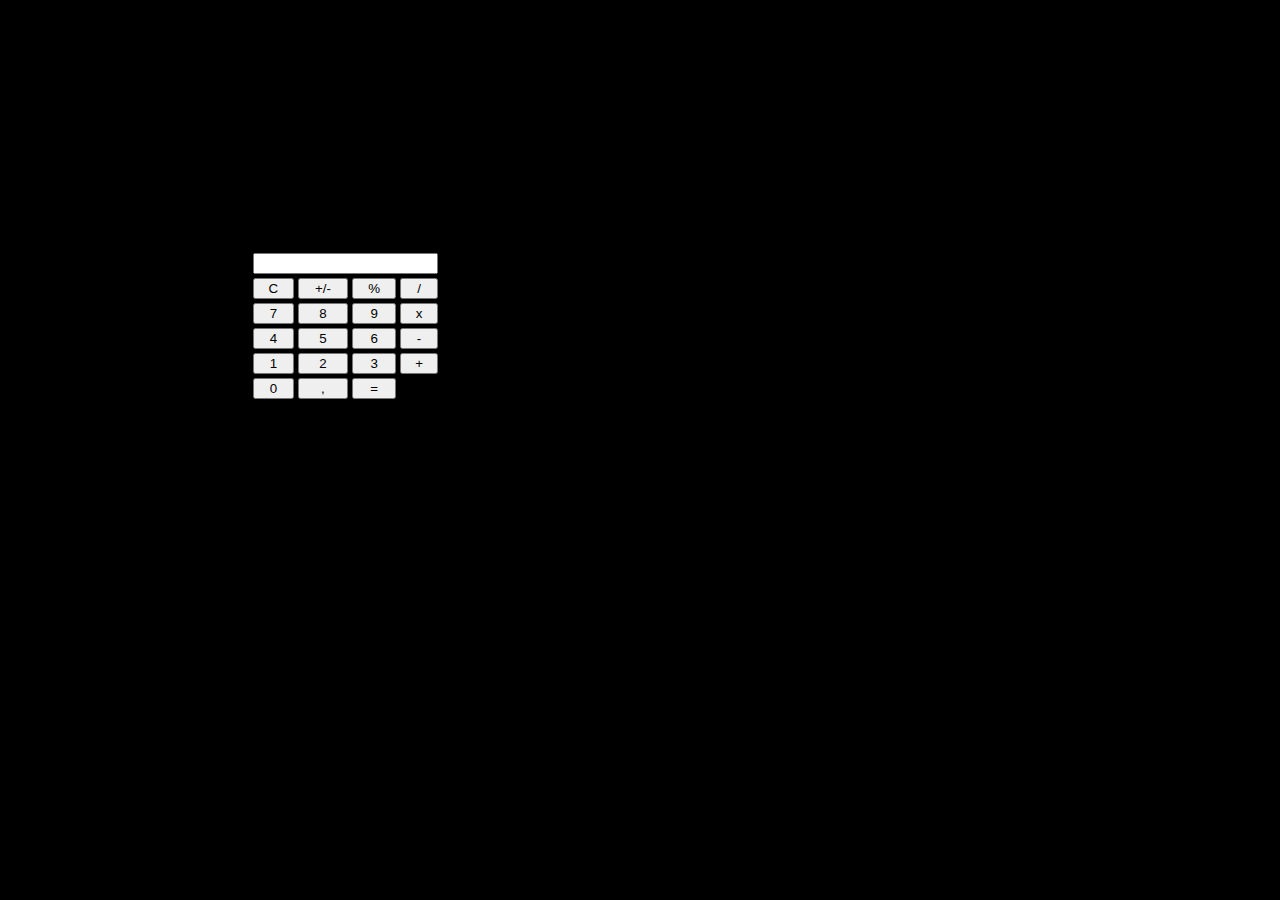
<file: BTK_Hesap Makinası/index.html>
<!DOCTYPE html>
<html lang="en">
<head>
    <meta charset="UTF-8">
    <meta http-equiv="X-UA-Compatible" content="IE=edge">
    <meta name="viewport" content="width=device-width, initial-scale=1.0">
    <title>Hesap Makinası</title>
</head>
<body>
    <form id="hesap_makinesi">
        <table>
            <tr>
                <th colspan="19"> <input type="text" name="ekran"></th>
            </tr>
            <tr>
                <td><button class="numara">C</button></td>
                <td><button class="numara">+/-</button></td>
                <td><button class="numara">%</button></td>
                <td><button class="numara">/</button></td>
            </tr>
            <tr>
                <td><button class="numara">7</button> </td>
                <td><button class="numara">8</button></td>
                <td><button class="numara">9</button></td>
                <td><button class="numara">x</button></td>
            </tr>
            <tr>
                <td><button class="numara">4</button> </td>
                <td><button class="numara">5</button></td>
                <td><button class="numara">6</button></td>
                <td><button class="numara">-</button></td>
            </tr>
            <tr>
                <td><button class="numara">1</button> </td>
                <td><button class="numara">2</button></td>
                <td><button class="numara">3</button></td>
                <td><button class="numara">+</button></td>
            </tr>          
                <td><button class="numara">0</button></td>
                <td><button class="işlem">,</button></td>
                <td><button class="numara">=</button></td>

            


        </table>



    </form>
    <link rel="stylesheet" href="./style.css">
    
    



</body>
</html>
</file>
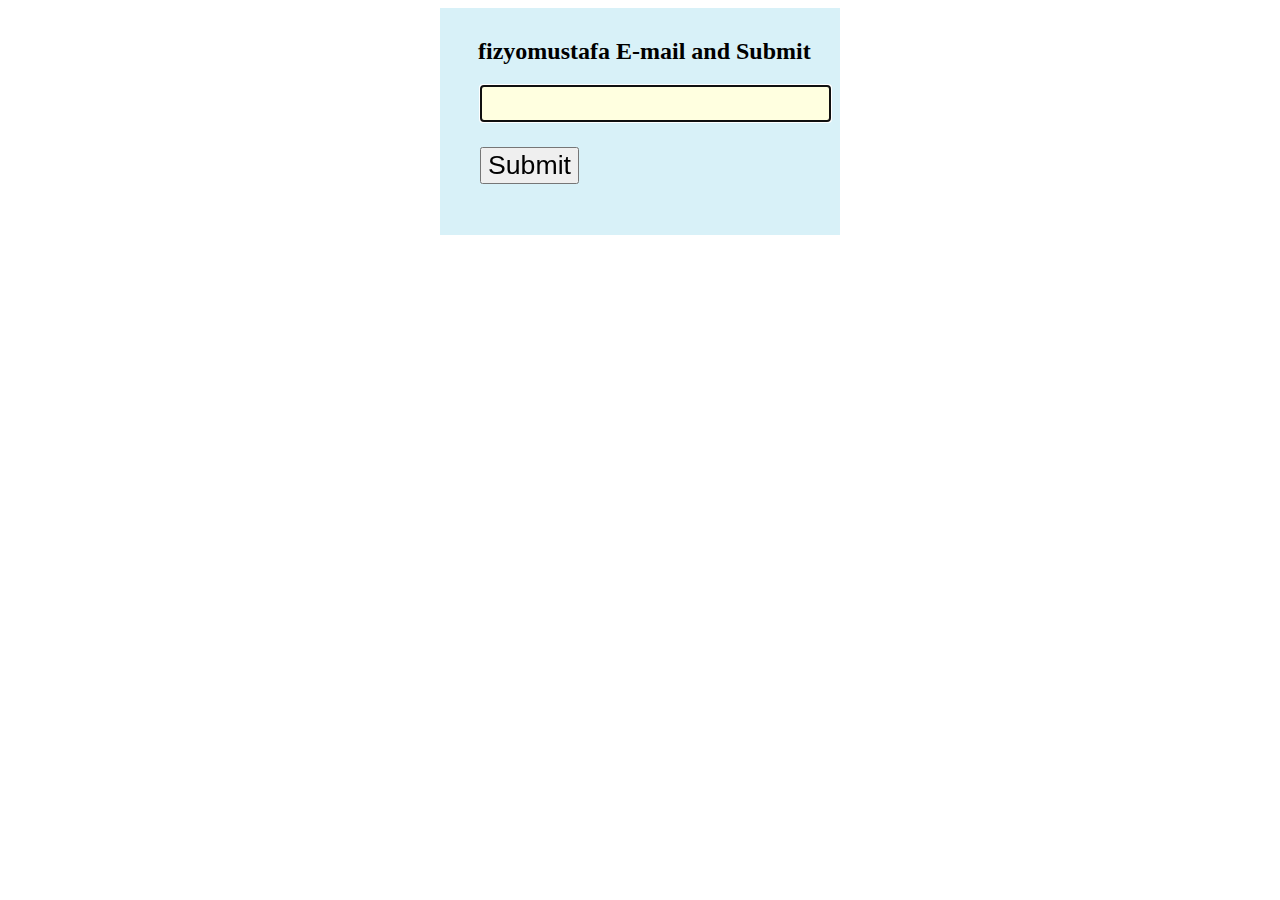
<file: Email-validation/index.html>
<!DOCTYPE html>
<html lang="en">
<head>
<meta charset="utf-8">
<title>JavaScript form validation - checking email</title>
<link rel='stylesheet' href='./style.css' type='text/css' />      
</head>
<body onload='document.form1.text1.focus()'>
<div class="mail">
<h2>fizyomustafa E-mail and Submit</h2>
<form name="form1" action="#"> 
<ul>
<li><input type='text' name='text1'/></li>
<li>&nbsp;</li>
<li class="submit"><input type="submit" name="submit" value="Submit" onclick="ValidateEmail(document.form1.text1)"/></li>
<li>&nbsp;</li>
</ul>
</form>
</div>
<script src="./validation.js"></script>
</body>
</html>
</file>
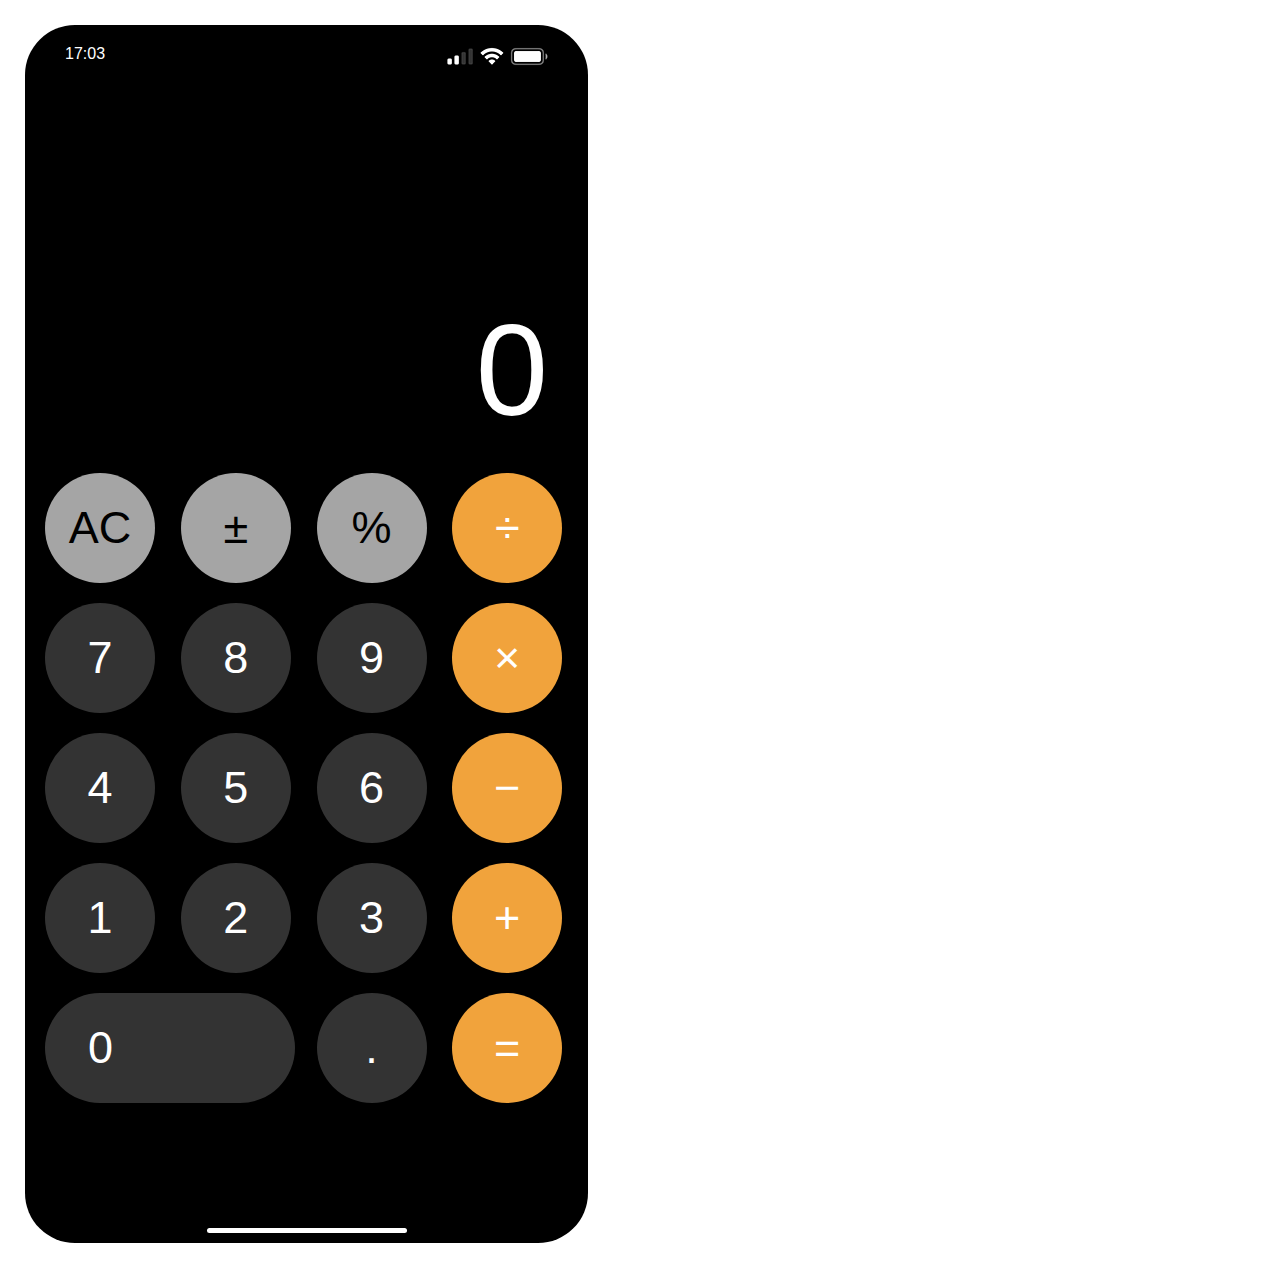
<file: IOS Calculator/index.html>
<!DOCTYPE html>
<html lang="en">
<head>
    <meta charset="UTF-8">
    <meta http-equiv="X-UA-Compatible" content="IE=edge">
    <meta name="viewport" content="width=device-width, initial-scale=1.0">
    <title>iPhone Calculator</title>
    <link rel="stylesheet" href="./style.css">
</head>
<body>
    <div class="calculator">
        <div class="top-container">
            <div class="clock">
                <span class="hour"></span>:<span class="minute"></span>
            </div>
            <div class="status">
                <img src="./status.png" alt="Status">
            </div>
        </div>
        <div class="value">0</div>
        <div class="buttons-container">
            <div class="button function ac">AC</div>
            <div class="button function pm">±</div>
            <div class="button function percent">%</div>
            <div class="button operator divison">÷</div>
            <div class="button number-7">7</div>
            <div class="button number-8">8</div>
            <div class="button number-9">9</div>
            <div class="button operator multiplication">×</div>
            <div class="button number-4">4</div>
            <div class="button number-5">5</div>
            <div class="button number-6">6</div>
            <div class="button operator subraction">−</div>
            <div class="button number-1">1</div>
            <div class="button number-2">2</div>
            <div class="button number-3">3</div>
            <div class="button operator addition">+</div>
            <div class="button number-0">0</div>
            <div class="button decimal">.</div>
            <div class="button operator equal">=</div>
        </div>
        <div class="bottom"></div>
    </div>
    <h1></h1>
    <script src="./app.js"></script>
</body>
</html>
<!-- ± % ÷     -->
</file>
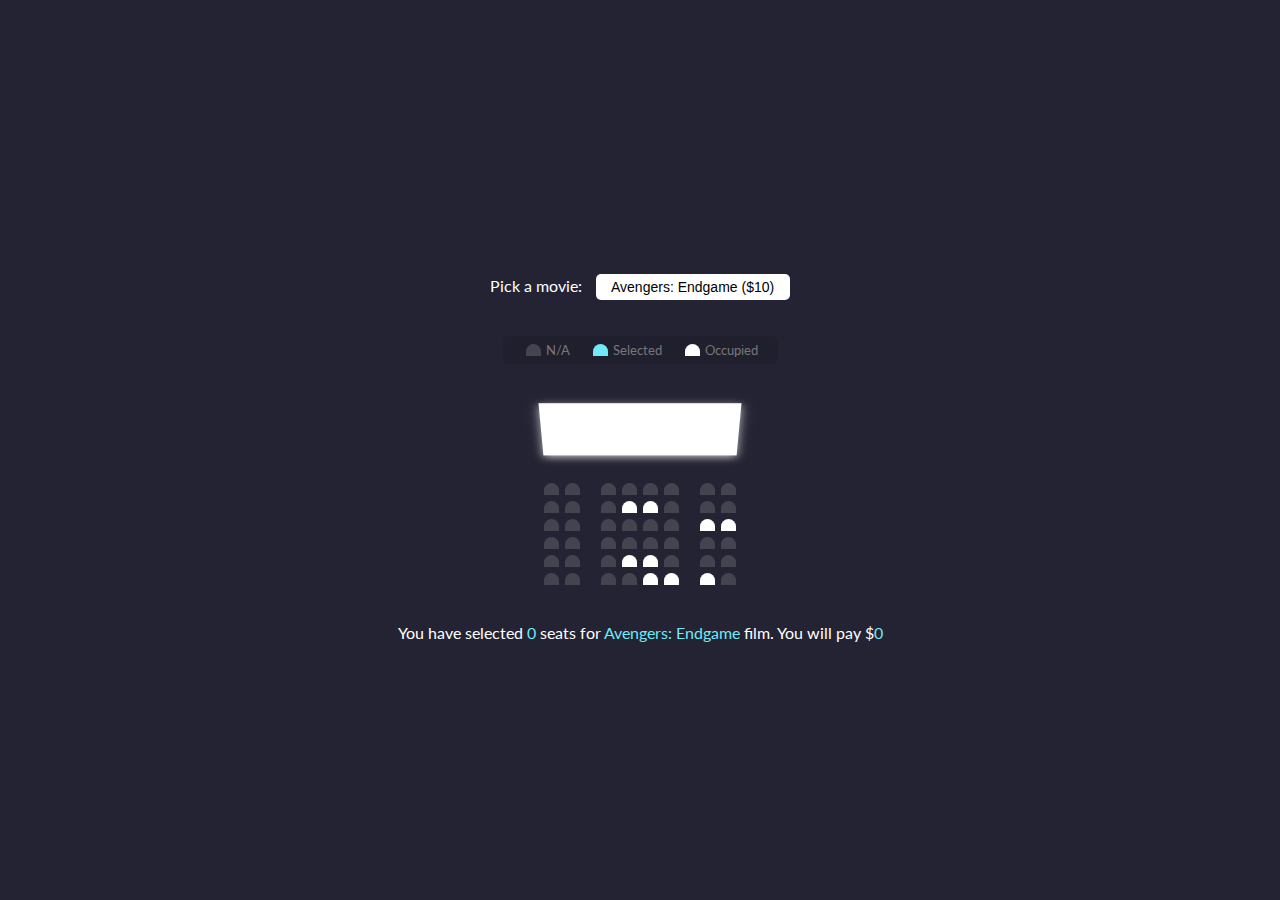
<file: Movie-Seat-App/index.html>
<!DOCTYPE html>
<html lang="en">
  <head>
    <meta charset="UTF-8" />
    <meta name="viewport" content="width=device-width, initial-scale=1.0" />
    <meta http-equiv="X-UA-Compatible" content="ie=edge" />
    <link rel="stylesheet" href="css/style.css" />
    <title>Movie Seat Booking</title>
  </head>
  <body>
    <div class="movie-container">
      <label>Pick a movie:</label>
      <select id="movie">
        <option value="10">Avengers: Endgame ($10)</option>
        <option value="12">Joker ($12)</option>
        <option value="8">Toy Story 4 ($8)</option>
        <option value="9">The Lion King ($9)</option>
      </select>
    </div>

    <ul class="showcase">
      <li>
        <div class="seat"></div>
        <small>N/A</small>
      </li>
      <li>
        <div class="seat selected"></div>
        <small>Selected</small>
      </li>
      <li>
        <div class="seat occupied"></div>
        <small>Occupied</small>
      </li>
    </ul>

    <div class="container">
      <div class="screen"></div>

      <div class="row">
        <div class="seat"></div>
        <div class="seat"></div>
        <div class="seat"></div>
        <div class="seat"></div>
        <div class="seat"></div>
        <div class="seat"></div>
        <div class="seat"></div>
        <div class="seat"></div>
      </div>
      <div class="row">
        <div class="seat"></div>
        <div class="seat"></div>
        <div class="seat"></div>
        <div class="seat occupied"></div>
        <div class="seat occupied"></div>
        <div class="seat"></div>
        <div class="seat"></div>
        <div class="seat"></div>
      </div>
      <div class="row">
        <div class="seat"></div>
        <div class="seat"></div>
        <div class="seat"></div>
        <div class="seat"></div>
        <div class="seat"></div>
        <div class="seat"></div>
        <div class="seat occupied"></div>
        <div class="seat occupied"></div>
      </div>
      <div class="row">
        <div class="seat"></div>
        <div class="seat"></div>
        <div class="seat"></div>
        <div class="seat"></div>
        <div class="seat"></div>
        <div class="seat"></div>
        <div class="seat"></div>
        <div class="seat"></div>
      </div>
      <div class="row">
        <div class="seat"></div>
        <div class="seat"></div>
        <div class="seat"></div>
        <div class="seat occupied"></div>
        <div class="seat occupied"></div>
        <div class="seat"></div>
        <div class="seat"></div>
        <div class="seat"></div>
      </div>
      <div class="row">
        <div class="seat"></div>
        <div class="seat"></div>
        <div class="seat"></div>
        <div class="seat"></div>
        <div class="seat occupied"></div>
        <div class="seat occupied"></div>
        <div class="seat occupied"></div>
        <div class="seat"></div>
      </div>
    </div>

    <p class="text">
      You have selected <span id="count">0</span> seats for <span id="film">...</span> film. You will pay $<span
        id="total"
        >0</span
      >
    </p>

    <script src="script.js"></script>
  </body>
</html>
</file>
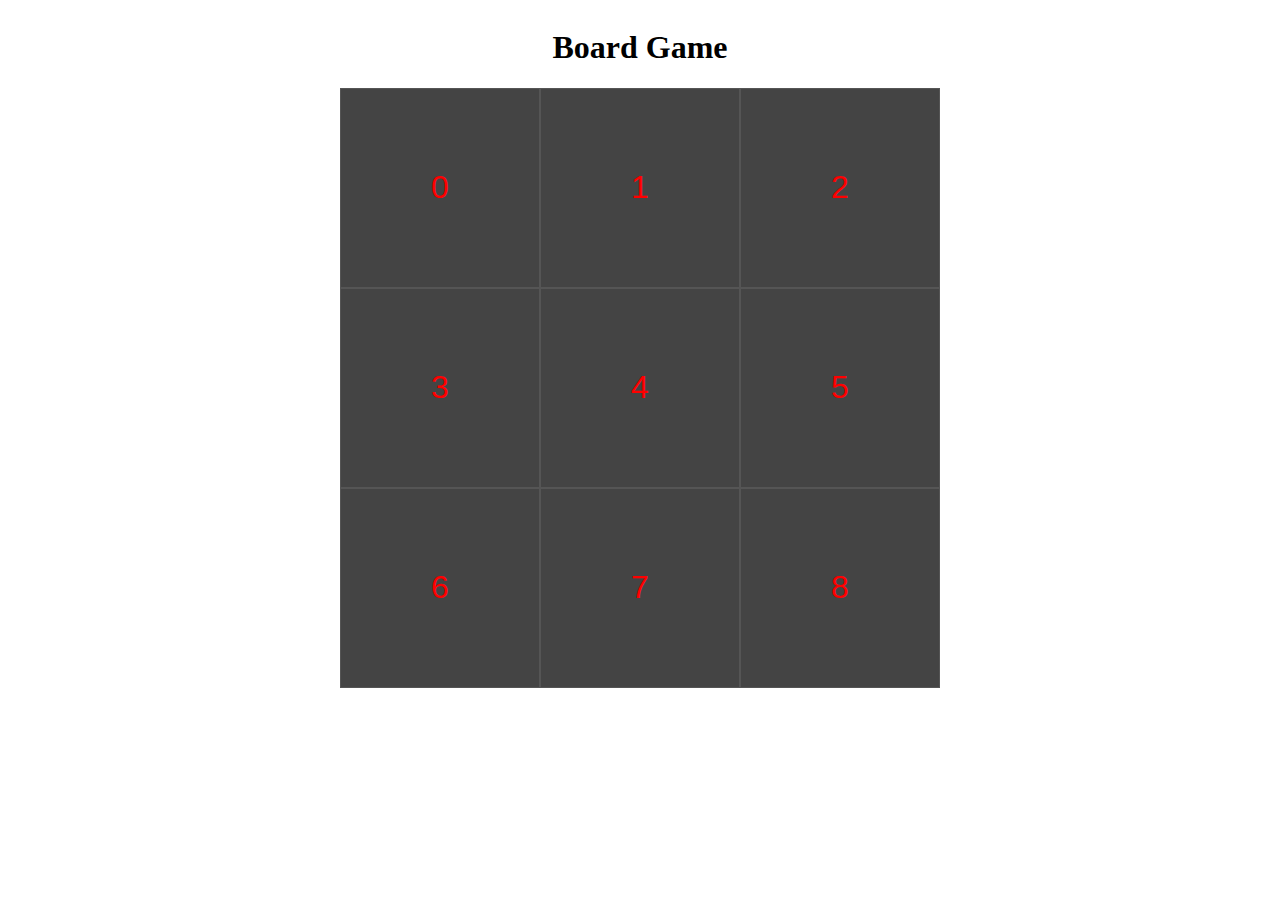
<file: tic-tac-toe/index.html>
<!DOCTYPE html>
<html lang="en">

<head>
    <meta charset="UTF-8">
    <meta name="viewport"
        content="width=device-width, user-scalable=no, initial-scale=1.0, maximum-scale=1.0, minimum-scale=1.0">
    <meta http-equiv="X-UA-Compatible" content="ie=edge">
    <title>Tic-Tac-Toe</title>
    <link rel="stylesheet" href="App.css">
</head>

<body>
    <div class="container">
        <h1>Board Game</h1>
        <table class="table">

        </table>
    </div>
    <script src='App.js'></script>
</body>

</html>
</file>
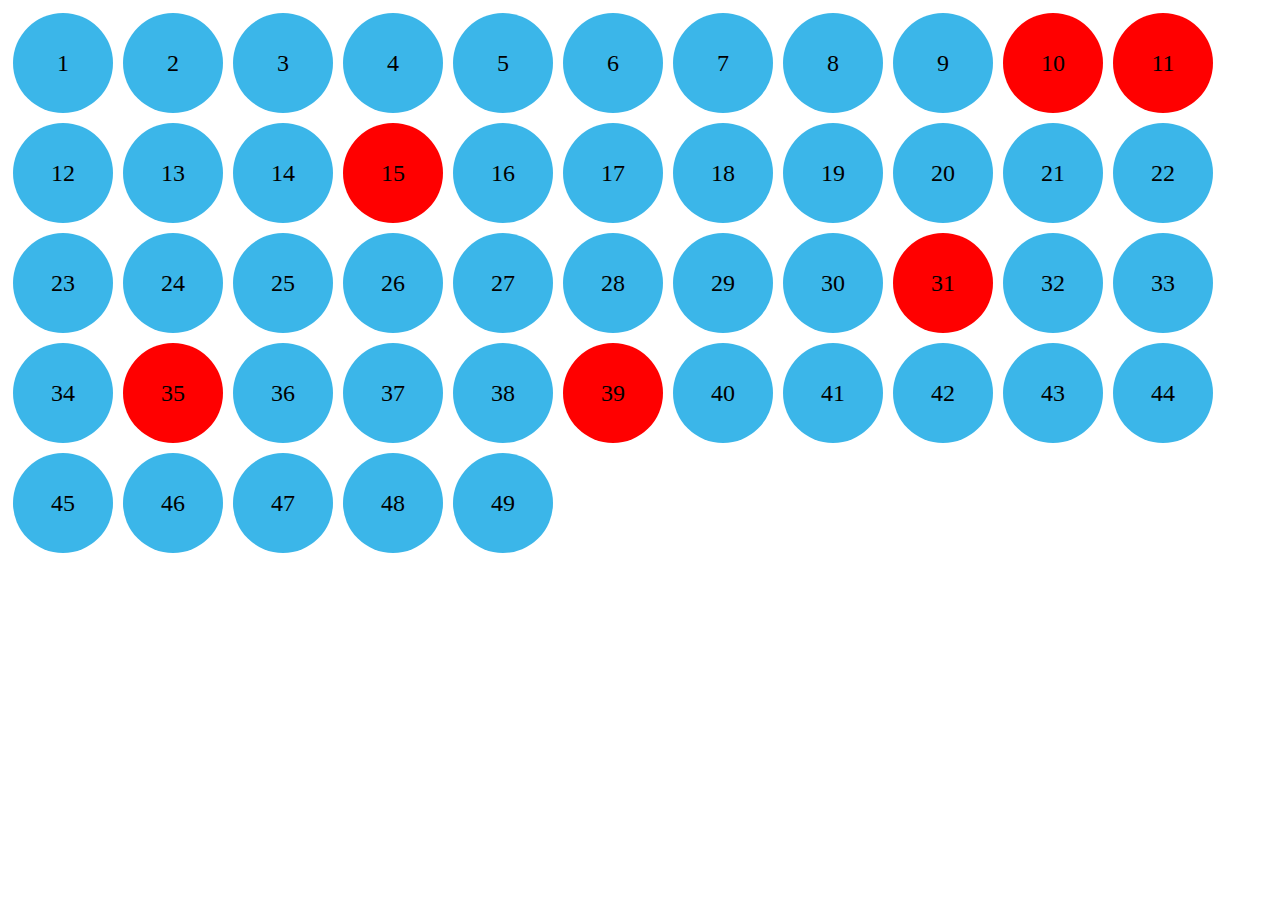
<file: şansTopu/index.html>
<!doctype html>
<html>
<head>
<meta charset="utf-8"/>
<title>ŞANS TOPU</title>
<style>
.top{
	background:rgba(59,182,233,1.00);
	width:100px;
	height:100px;
	line-height:100px;
	border-radius:50%;
	text-align:center;
	font-size:1.5em;
	font-weight:500;
	float:left;
	margin:5px;
}
 
 
</style>
</head>
 
<body>
 
<script src="https://code.jquery.com/jquery-1.12.1.min.js"></script>
<script>
/*sayıların belirlenmesi için gerekli global değişkenlerin tanımlanması*/
var toplar=[],sayi,sayac=0;
 
/*şanslı sayıları belirliyoruz*/
while(sayac < 6)
{
	sayi=Math.floor(Math.random()*49)+1;
	if(toplar.indexOf(sayi)==-1)
	{
		toplar.push(sayi);
		sayac++;
	}
}
 
/*toplarımızı oluşturup ekrana yerleştiriyoruz.*/
for(i=1;i < 50;i++)
{
	$("<div class='top'>").appendTo($("body")).html(i);	
}
 
$(".top").each(function(index, element) {
  
   var kutuSayi=Number($(element).html());
   if(toplar.indexOf(kutuSayi)>=0)
   {
   		$(element).css({"background":"red"});
   }
});
 
</script>
 
 
 
</body>
</html>
</file>
<file: BTK_Hesap Makinası/style.css>
body{
    height: 80%;
    width: 80%;
    margin: 250px;

    background-color: black;
}
.numara{
    width: 100%;
}
.işlem{
    width: 100%;
}
</file>
<file: Email-validation/style.css>
li {list-style-type: none;
    font-size: 16pt;
    }
    .mail {
    margin: auto;
    padding-top: 10px;
    padding-bottom: 10px;
    width: 400px;
    background : 
    #D8F1F8;
    border: 1px soild 
    silver;
    }
    .mail h2 {
    margin-left: 38px;
    }
    input {
    font-size: 20pt;
    }
    input:focus, textarea:focus{
    background-color: 
    lightyellow;
    }
    input submit {
    font-size: 12pt;
    }
    .rq {
    color: 
    #FF0000;
    font-size: 10pt;
    }
</file>
<file: IOS Calculator/style.css>
* {
    box-sizing: border-box;
    margin: 0;
    padding: 0;
    user-select:none;
}

body {
    font-family: "Helvetica Neue", sans-serif;
    margin: 25px;

}

.calculator {
    background: black;
    border-radius: 50px;
    color: white;
    height: 1218px;
    padding: 20px;
    position: relative;
    width: 563px;
}

.top-container {
    display: flex;
    height: 250px;
    justify-content:space-between;
    padding: 0 20px;

}

.value {
    font-size: 130px;
    font-weight: 300px;
    height: 158px;
    margin-bottom: 20px;
    margin-right: 20px;
    text-align: right;

}

.buttons-container {
    display: grid;
    grid-gap: 20px;
    grid-template-columns: repeat(4, 1fr);
    grid-template-rows: repeat(5, 1fr);
}

.button {
    align-items: center;
    background-color: #333;
    border-radius: 50%;
    cursor: pointer;
    display: flex;
    font-size: 45px;
    height: 110px;
    justify-content:center;
    transition: filter 30ms; /* burayı incele */
    width: 110px;

}

.button.function {
    color: black;
    background-color: #a5a5a5;

}

.button.operator {
    background-color: #f1a33c;;

}

.button.number-0 {
    border-radius: 55px;
    /* grid-column-end: 3;
    grid-column-start: 1; */
    /* grid-column: 1 / 3; */
    grid-column: 1 / span 2;
    justify-content: flex-start;
    padding-left: 43px;
    width: 250px;
}

.button:active,
.button:focus {
    filter: brightness(120%);
}

.bottom {
    width: 200px;
    height: 5px;
    background-color: white;
    border-radius: 4px;
    position: absolute;
    bottom: 10px;
    /* left:180px; */
    left: 50%;
    transform: translateX(-50%);

    
}
</file>
<file: Movie-Seat-App/css/style.css>
@import url('https://fonts.googleapis.com/css?family=Lato&display=swap');

* {
  box-sizing: border-box;
}

body {
  background-color: #242333;
  color: #fff;
  display: flex;
  flex-direction: column;
  align-items: center;
  justify-content: center;
  height: 100vh;
  font-family: 'Lato', sans-serif;
  margin: 0;
}

.movie-container {
  margin: 20px 0;
}

.movie-container select {
  background-color: #fff;
  border: 0;
  border-radius: 5px;
  font-size: 14px;
  margin-left: 10px;
  padding: 5px 15px 5px 15px;
  -moz-appearance: none;
  -webkit-appearance: none;
  appearance: none;
}

.container {
  perspective: 1000px;
  margin-bottom: 30px;
}

.seat {
  background-color: #444451;
  height: 12px;
  width: 15px;
  margin: 3px;
  border-top-left-radius: 10px;
  border-top-right-radius: 10px;
}

.seat.selected {
  background-color: #6feaf6;
}

.seat.occupied {
  background-color: #fff;
}

.seat:nth-of-type(2) {
  margin-right: 18px;
}

.seat:nth-last-of-type(2) {
  margin-left: 18px;
}

.seat:not(.occupied):hover {
  cursor: pointer;
  transform: scale(1.2);
}

.showcase .seat:not(.occupied):hover {
  cursor: default;
  transform: scale(1);
}

.showcase {
  background: rgba(0, 0, 0, 0.1);
  padding: 5px 10px;
  border-radius: 5px;
  color: #777;
  list-style-type: none;
  display: flex;
  justify-content: space-between;
}

.showcase li {
  display: flex;
  align-items: center;
  justify-content: center;
  margin: 0 10px;
}

.showcase li small {
  margin-left: 2px;
}

.row {
  display: flex;
}

.screen {
  background-color: #fff;
  height: 70px;
  width: 100%;
  margin: 15px 0;
  transform: rotateX(-45deg);
  box-shadow: 0 3px 10px rgba(255, 255, 255, 0.7);
}

p.text {
  margin: 5px 0;
}

p.text span {
  color: #6feaf6;
}
</file>
<file: tic-tac-toe/App.css>
.container {
    display: flex;
    flex-direction: column;
    align-items: center;
    justify-content: center;
}

table {
    display: grid;
    grid-template-rows: 200px 200px 200px;
    grid-template-columns: 200px 200px 200px;
}

table button {
    background: #444;
    border: 1px solid #555;
    display: flex;
    align-items: center;
    justify-content: center;
    color: rgb(255, 0, 0);
    font-size: 2rem;
}
</file>
